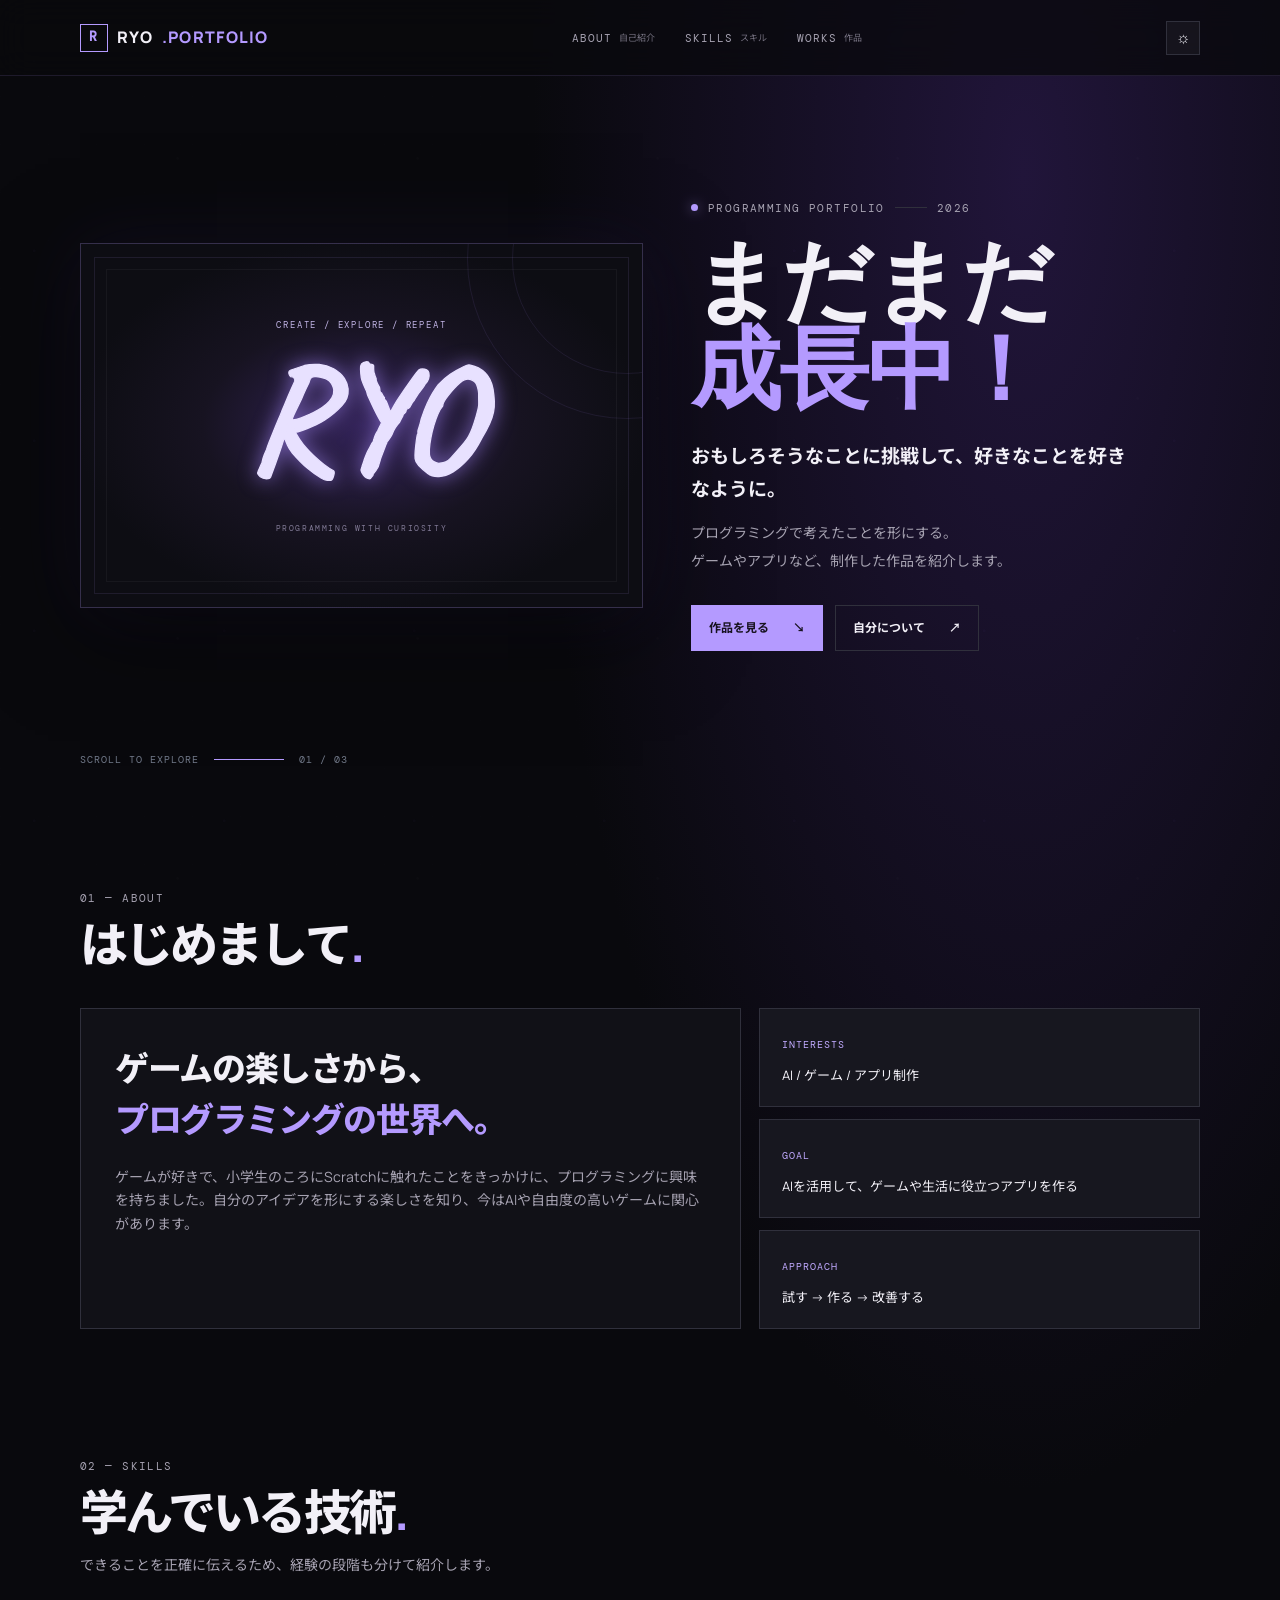
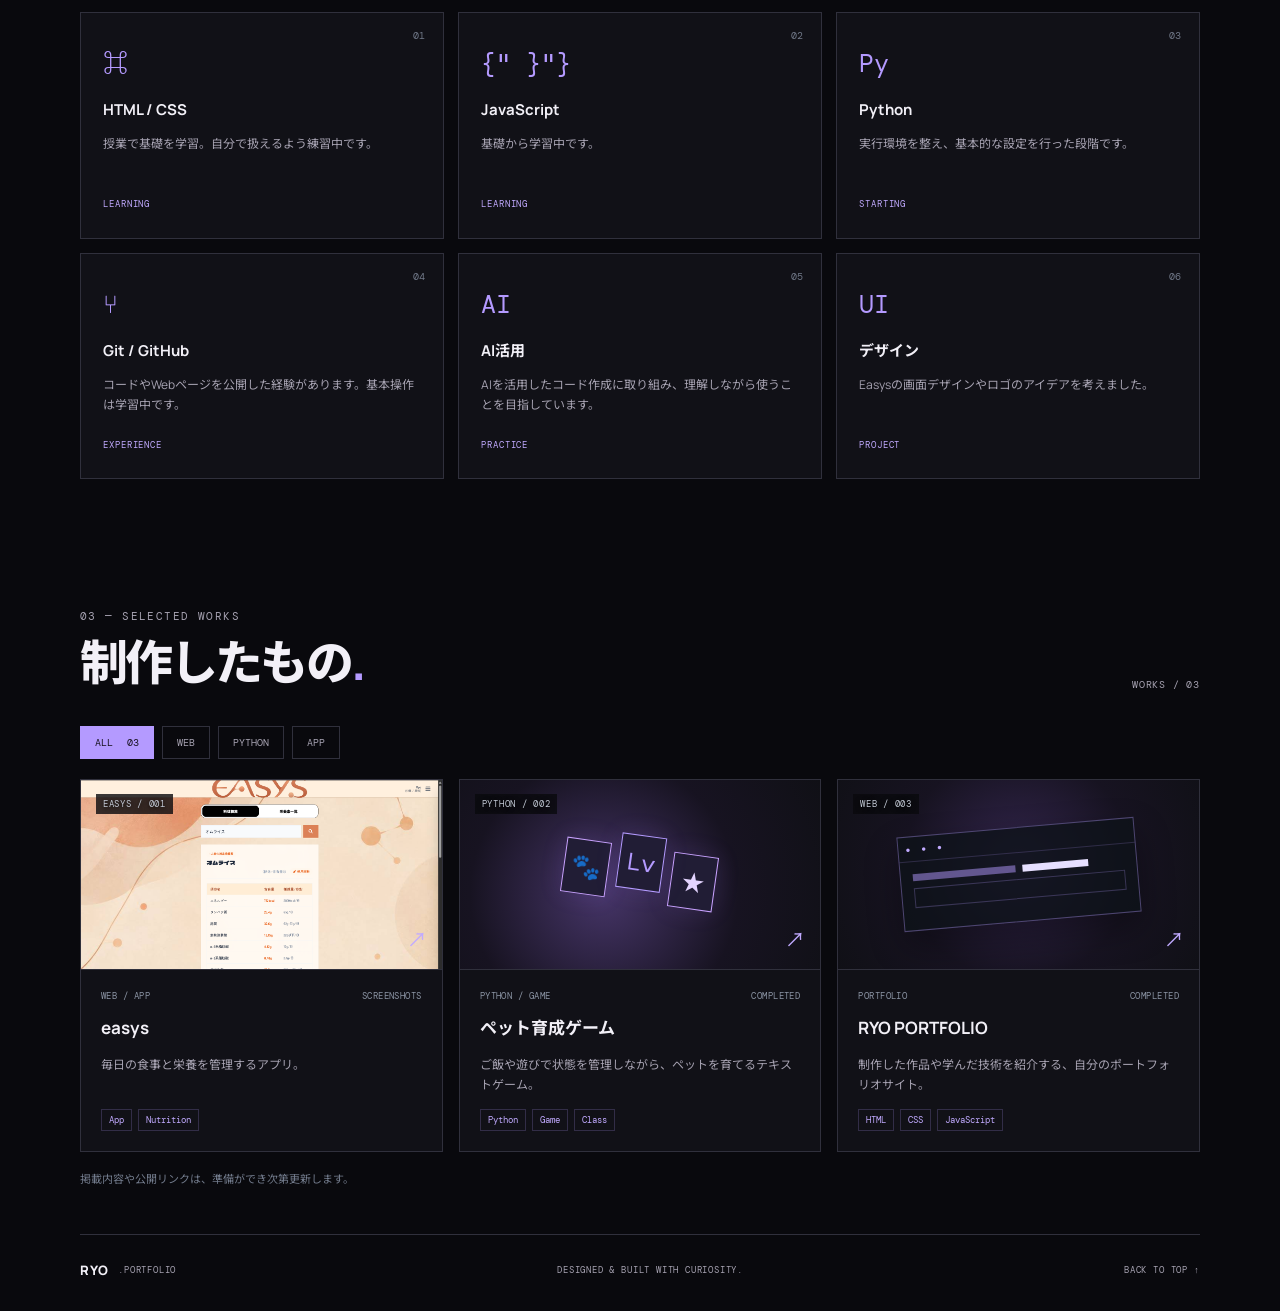
<file: index.html>
<!DOCTYPE html>
<html lang="ja">
<head>
  <meta charset="UTF-8">
  <meta name="viewport" content="width=device-width, initial-scale=1.0">
  <meta name="description" content="RYO PORTFOLIO — プログラミング作品と、好きなことに挑戦する記録を紹介します。">
  <meta name="theme-color" content="#09090d">
  <title>RYO PORTFOLIO | Programming Works</title>
  <link rel="stylesheet" href="style.css">
  <script src="script.js" defer></script>
</head>
<body>
  <div class="scroll-progress" aria-hidden="true"></div>
  <header class="site-header">
    <a class="logo" href="#home" aria-label="RYO PORTFOLIO ホーム"><span class="logo-mark">R</span> RYO<span class="accent">.PORTFOLIO</span></a>
    <button class="menu-toggle" aria-label="メニューを開く" aria-expanded="false">☰</button>
    <nav class="nav" aria-label="メインナビゲーション">
      <a href="#about">ABOUT <small>自己紹介</small></a>
      <a href="#skills">SKILLS <small>スキル</small></a>
      <a href="#projects">WORKS <small>作品</small></a>
    </nav>
    <button class="theme-toggle" type="button" aria-label="ライトテーマに切り替える" aria-pressed="false">☼</button>
  </header>

  <main>
    <section class="hero section-wrap" id="home">
      <div class="hero-copy reveal">
        <p class="eyebrow"><span class="status-dot"></span> PROGRAMMING PORTFOLIO <span class="eyebrow-line"></span> 2026</p>
        <h1>まだまだ<br><span class="accent">成長中！</span></h1>
        <p class="hero-lead">おもしろそうなことに挑戦して、好きなことを好きなように。</p>
        <p class="hero-description">プログラミングで考えたことを形にする。<br>ゲームやアプリなど、制作した作品を紹介します。</p>
        <div class="hero-actions">
          <a class="button button-primary" href="#projects">作品を見る <span>↘</span></a>
          <a class="button button-ghost" href="#about">自分について <span>↗</span></a>
        </div>
      </div>
      <div class="hero-visual reveal" role="img" aria-label="手書き風のRYOロゴ">
        <span class="logo-caption">CREATE / EXPLORE / REPEAT</span>
        <svg class="hero-logo" viewBox="0 0 620 250" aria-hidden="true">
          <text x="50%" y="68%" text-anchor="middle">RYO</text>
        </svg>
        <span class="logo-subtitle">PROGRAMMING WITH CURIOSITY</span>
        <div class="orbit orbit-one"></div><div class="orbit orbit-two"></div>
      </div>
      <div class="hero-bottom"><span>SCROLL TO EXPLORE</span><span class="scroll-line"></span><span>01 / 03</span></div>
    </section>

    <section class="section-wrap section-block" id="about">
      <div class="section-heading reveal"><p class="eyebrow">01 — ABOUT</p><h2>はじめまして<span class="accent">.</span></h2></div>
      <div class="about-grid">
        <div class="about-main panel reveal">
          <p class="big-copy">ゲームの楽しさから、<br><span class="accent">プログラミングの世界へ。</span></p>
          <p>ゲームが好きで、小学生のころにScratchに触れたことをきっかけに、プログラミングに興味を持ちました。自分のアイデアを形にする楽しさを知り、今はAIや自由度の高いゲームに関心があります。</p>
        </div>
        <div class="about-side reveal">
          <div class="mini-panel"><span class="mini-label">INTERESTS</span><p>AI / ゲーム / アプリ制作</p></div>
          <div class="mini-panel"><span class="mini-label">GOAL</span><p>AIを活用して、ゲームや生活に役立つアプリを作る</p></div>
          <div class="mini-panel"><span class="mini-label">APPROACH</span><p>試す → 作る → 改善する</p></div>
        </div>
      </div>
    </section>

    <section class="section-wrap section-block" id="skills">
      <div class="section-heading reveal"><p class="eyebrow">02 — SKILLS</p><h2>学んでいる技術<span class="accent">.</span></h2><p class="section-intro">できることを正確に伝えるため、経験の段階も分けて紹介します。</p></div>
      <div class="skills-grid">
        <article class="skill-card panel reveal"><span class="skill-number">01</span><div class="skill-icon">⌘</div><h3>HTML / CSS</h3><p>授業で基礎を学習。自分で扱えるよう練習中です。</p><span class="skill-level">LEARNING</span></article>
        <article class="skill-card panel reveal"><span class="skill-number">02</span><div class="skill-icon">{" }"}</div><h3>JavaScript</h3><p>基礎から学習中です。</p><span class="skill-level">LEARNING</span></article>
        <article class="skill-card panel reveal"><span class="skill-number">03</span><div class="skill-icon">Py</div><h3>Python</h3><p>実行環境を整え、基本的な設定を行った段階です。</p><span class="skill-level">STARTING</span></article>
        <article class="skill-card panel reveal"><span class="skill-number">04</span><div class="skill-icon">⑂</div><h3>Git / GitHub</h3><p>コードやWebページを公開した経験があります。基本操作は学習中です。</p><span class="skill-level">EXPERIENCE</span></article>
        <article class="skill-card panel reveal"><span class="skill-number">05</span><div class="skill-icon">AI</div><h3>AI活用</h3><p>AIを活用したコード作成に取り組み、理解しながら使うことを目指しています。</p><span class="skill-level">PRACTICE</span></article>
        <article class="skill-card panel reveal"><span class="skill-number">06</span><div class="skill-icon">UI</div><h3>デザイン</h3><p>Easysの画面デザインやロゴのアイデアを考えました。</p><span class="skill-level">PROJECT</span></article>
      </div>
    </section>

    <section class="section-wrap section-block" id="projects">
      <div class="section-heading section-heading-row reveal"><div><p class="eyebrow">03 — SELECTED WORKS</p><h2>制作したもの<span class="accent">.</span></h2></div><span class="count-label">WORKS / <span id="project-count">03</span></span></div>
      <div class="filter-bar reveal" role="group" aria-label="作品カテゴリで絞り込む">
        <button class="filter-button active" data-filter="all">ALL <span>03</span></button>
        <button class="filter-button" data-filter="web">WEB</button>
        <button class="filter-button" data-filter="python">PYTHON</button>
        <button class="filter-button" data-filter="app">APP</button>
      </div>
      <div class="projects-grid">
        <article class="project-card panel reveal" data-category="app">
          <a class="project-link" href="projects/easys.html" aria-label="Easysの詳細">
            <div class="project-art art-web"><img class="project-thumbnail" src="assets/easys/omurais.png" alt=""><span class="art-tag">EASYS / 001</span><span class="art-symbol">↗</span></div>
            <div class="project-info"><div class="project-meta"><span>WEB / APP</span><span>SCREENSHOTS</span></div><h3>easys</h3><p>毎日の食事と栄養を管理するアプリ。</p><div class="tag-list"><span>App</span><span>Nutrition</span></div></div>
          </a>
        </article>
        <article class="project-card panel reveal" data-category="python">
          <a class="project-link" href="projects/pet-raising-game.html" aria-label="ペット育成ゲームの詳細">
            <div class="project-art art-python"><span class="art-tag">PYTHON / 002</span><div class="game-art"><span>🐾</span><span>Lv</span><span>★</span></div><span class="art-symbol">↗</span></div>
            <div class="project-info"><div class="project-meta"><span>PYTHON / GAME</span><span>COMPLETED</span></div><h3>ペット育成ゲーム</h3><p>ご飯や遊びで状態を管理しながら、ペットを育てるテキストゲーム。</p><div class="tag-list"><span>Python</span><span>Game</span><span>Class</span></div></div>
          </a>
        </article>
        <article class="project-card panel reveal" data-category="web">
          <a class="project-link" href="projects/portfolio.html" aria-label="RYO PORTFOLIOの詳細">
            <div class="project-art art-ai"><span class="art-tag">WEB / 003</span><div class="browser-art"><div class="browser-bar">● ● ●</div><div class="browser-content"><span></span><span></span><i></i></div></div><span class="art-symbol">↗</span></div>
            <div class="project-info"><div class="project-meta"><span>PORTFOLIO</span><span>COMPLETED</span></div><h3>RYO PORTFOLIO</h3><p>制作した作品や学んだ技術を紹介する、自分のポートフォリオサイト。</p><div class="tag-list"><span>HTML</span><span>CSS</span><span>JavaScript</span></div></div>
          </a>
        </article>
      </div>
      <p class="small-note reveal">掲載内容や公開リンクは、準備ができ次第更新します。</p>
    </section>

  </main>

  <footer class="site-footer"><a class="logo" href="#home">RYO<span class="accent">.PORTFOLIO</span></a><span>DESIGNED & BUILT WITH CURIOSITY.</span><a href="#home">BACK TO TOP ↑</a></footer>
</body>
</html>
</file>
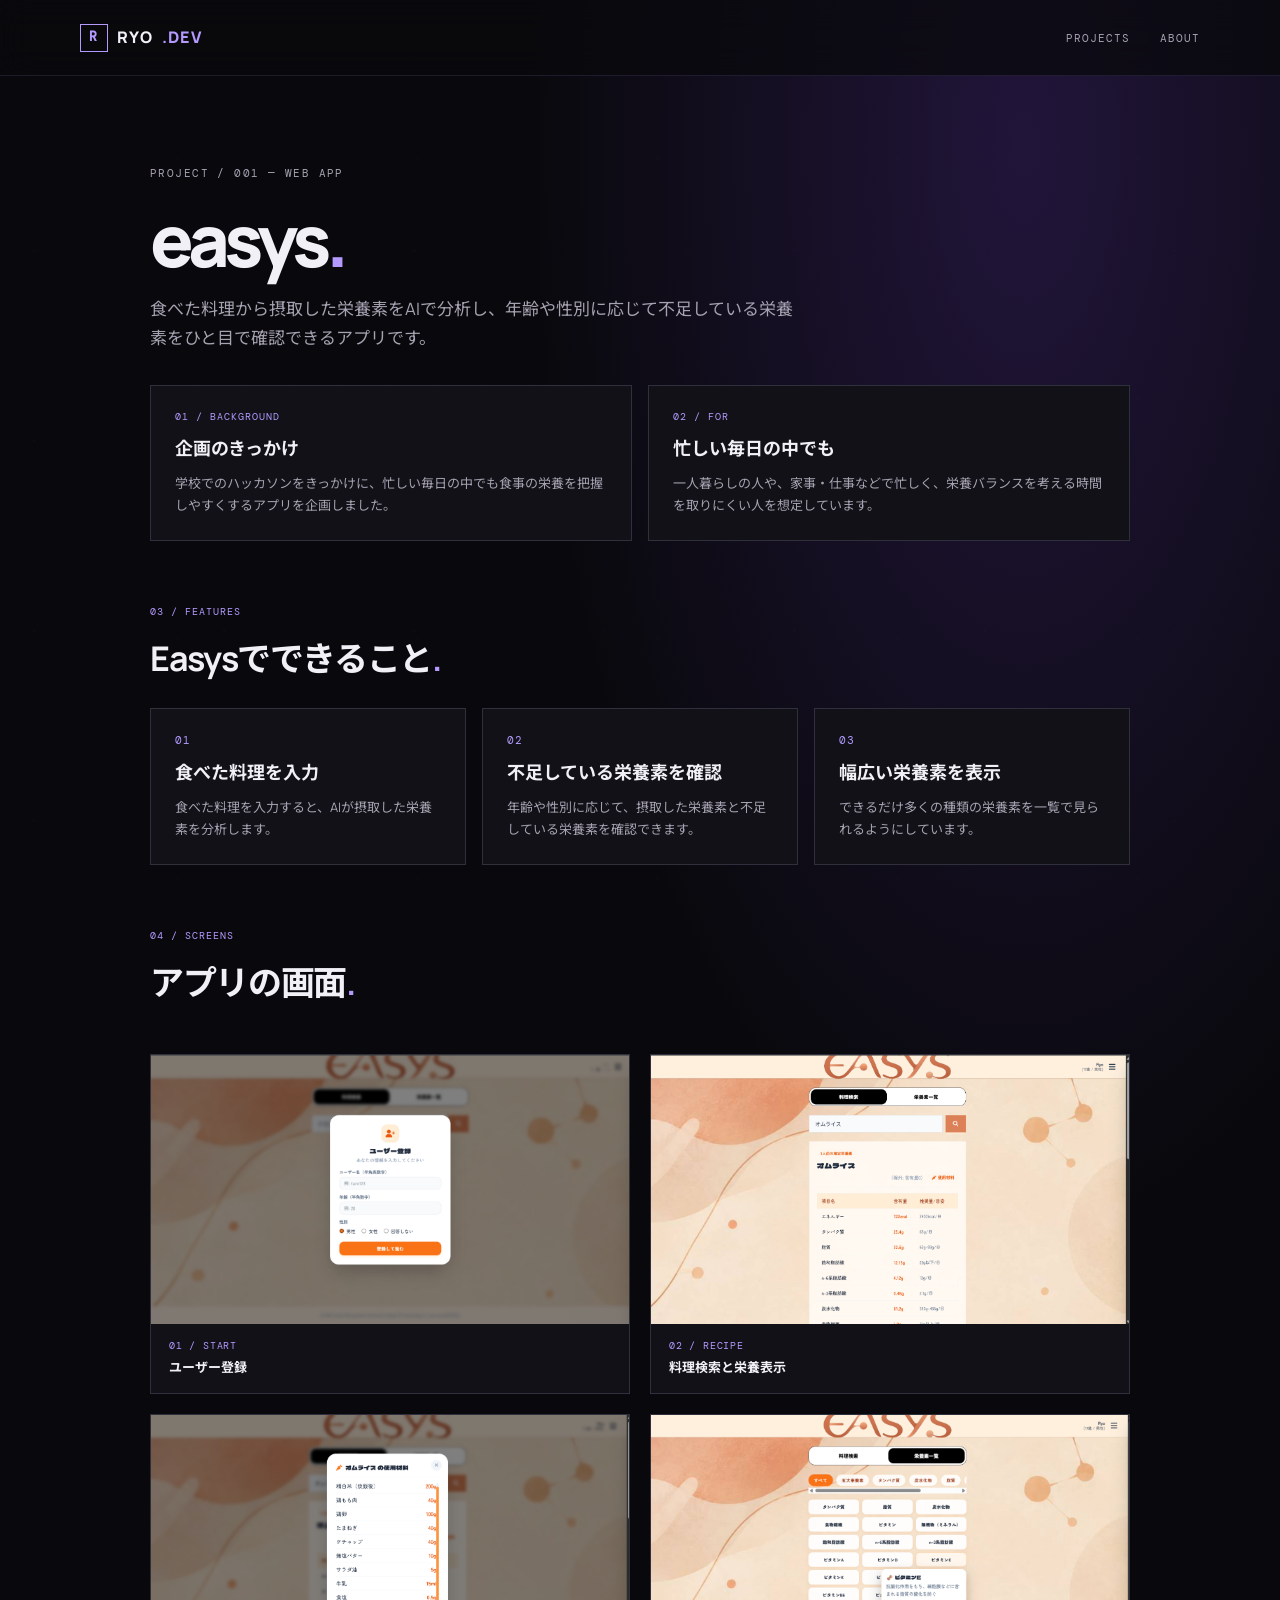
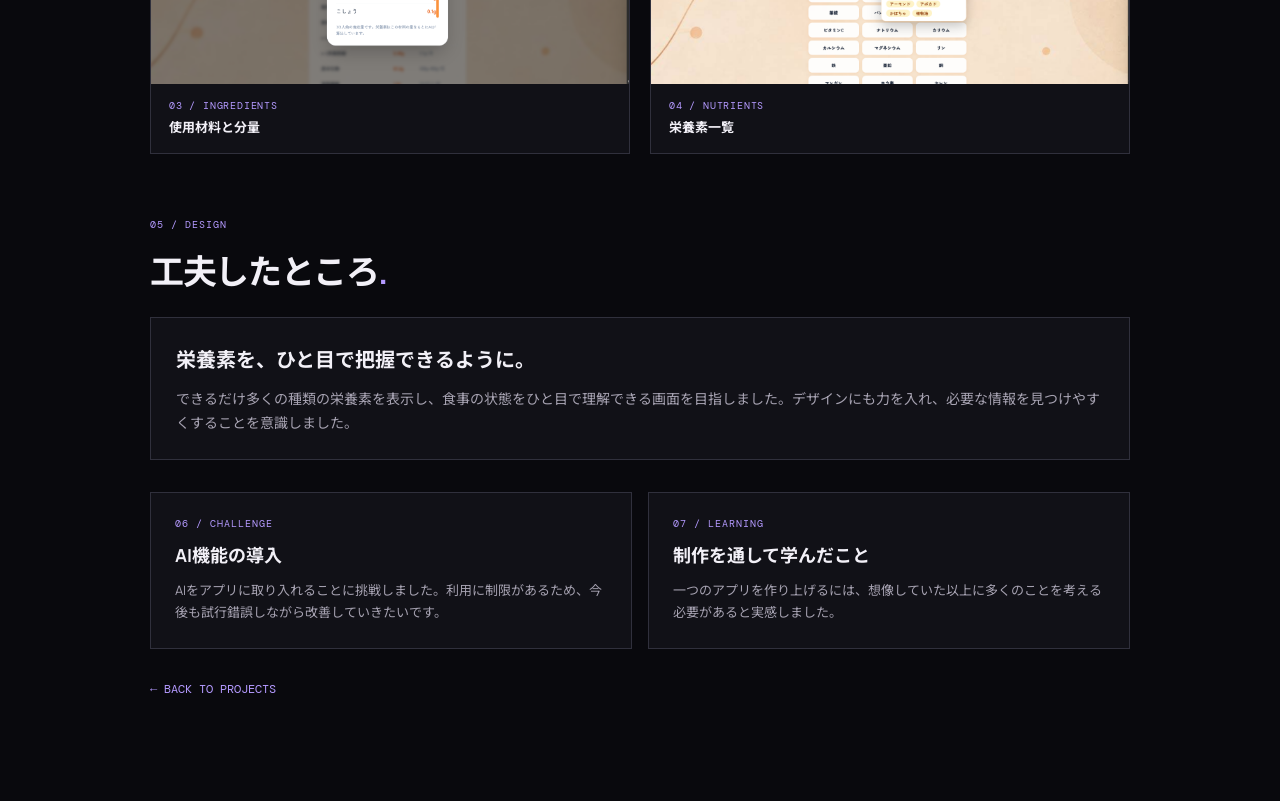
<file: projects/easys.html>
<!DOCTYPE html>
<html lang="ja">
<head>
  <meta charset="UTF-8">
  <meta name="viewport" content="width=device-width, initial-scale=1.0">
  <title>Easys | RYO.DEV</title>
  <link rel="stylesheet" href="../style.css">
  <style>
    .detail{padding-top:90px;padding-bottom:100px;max-width:980px}
    .detail h1{font-size:clamp(42px,7vw,72px);margin-bottom:20px}
    .detail-lead{font-size:17px;color:var(--muted);max-width:650px}
    .story-grid,.feature-grid{display:grid;grid-template-columns:repeat(2,minmax(0,1fr));gap:16px;margin-top:32px}
    .detail-panel,.feature-card{padding:24px}
    .section-tag,.feature-number{margin:0 0 12px;color:var(--accent);font:10px var(--mono);letter-spacing:.1em}
    .detail-panel h2,.feature-card h3{margin:0 0 10px;font-size:18px;line-height:1.5}
    .detail-panel p:last-child,.feature-card p:last-child{margin:0;color:var(--muted);font-size:13px}
    .detail-section{margin-top:64px}
    .detail-section-title{margin:0;font-size:clamp(25px,4vw,34px);letter-spacing:-.04em}
    .feature-grid{grid-template-columns:repeat(3,minmax(0,1fr));margin-top:20px}
    .feature-number{font-size:11px}
    .design-note{margin-top:16px;padding:25px}
    .design-note h3{margin:0 0 10px;font-size:20px}
    .design-note p:last-child{margin:0;color:var(--muted);font-size:14px}
    .gallery{display:grid;grid-template-columns:repeat(2,minmax(0,1fr));gap:20px;margin-top:42px}
    .gallery-item{margin:0;overflow:hidden;background:var(--panel);border:1px solid var(--line)}
    .gallery-item img{display:block;width:100%;aspect-ratio:16/9;object-fit:cover}
    .gallery-item figcaption{padding:15px 18px;font-size:13px;font-weight:700}
    .gallery-step{display:block;margin-bottom:4px;color:var(--accent);font:10px var(--mono);letter-spacing:.08em}
    .back-link{display:inline-block;margin-top:32px;color:var(--accent);font:12px var(--mono)}
    @media(max-width:700px){.feature-grid{grid-template-columns:1fr}}
    @media(max-width:640px){.detail{padding-top:65px}.story-grid,.gallery{grid-template-columns:1fr;gap:14px}.detail-section{margin-top:48px}}
  </style>
</head>
<body>
  <header class="site-header">
    <a class="logo" href="../index.html"><span class="logo-mark">R</span> RYO<span class="accent">.DEV</span></a>
    <nav class="nav"><a href="../index.html#projects">PROJECTS</a><a href="../index.html#about">ABOUT</a></nav>
  </header>
  <main class="section-wrap detail">
    <p class="eyebrow">PROJECT / 001 — WEB APP</p>
    <h1>easys<span class="accent">.</span></h1>
    <p class="detail-lead">食べた料理から摂取した栄養素をAIで分析し、年齢や性別に応じて不足している栄養素をひと目で確認できるアプリです。</p>

    <div class="story-grid">
      <section class="detail-panel panel">
        <p class="section-tag">01 / BACKGROUND</p>
        <h2>企画のきっかけ</h2>
        <p>学校でのハッカソンをきっかけに、忙しい毎日の中でも食事の栄養を把握しやすくするアプリを企画しました。</p>
      </section>
      <section class="detail-panel panel">
        <p class="section-tag">02 / FOR</p>
        <h2>忙しい毎日の中でも</h2>
        <p>一人暮らしの人や、家事・仕事などで忙しく、栄養バランスを考える時間を取りにくい人を想定しています。</p>
      </section>
    </div>

    <section class="detail-section" aria-labelledby="features-title">
      <p class="section-tag">03 / FEATURES</p>
      <h2 class="detail-section-title" id="features-title">Easysでできること<span class="accent">.</span></h2>
      <div class="feature-grid">
        <article class="feature-card panel">
          <p class="feature-number">01</p>
          <h3>食べた料理を入力</h3>
          <p>食べた料理を入力すると、AIが摂取した栄養素を分析します。</p>
        </article>
        <article class="feature-card panel">
          <p class="feature-number">02</p>
          <h3>不足している栄養素を確認</h3>
          <p>年齢や性別に応じて、摂取した栄養素と不足している栄養素を確認できます。</p>
        </article>
        <article class="feature-card panel">
          <p class="feature-number">03</p>
          <h3>幅広い栄養素を表示</h3>
          <p>できるだけ多くの種類の栄養素を一覧で見られるようにしています。</p>
        </article>
      </div>
    </section>

    <section class="detail-section" aria-labelledby="screens-title">
      <p class="section-tag">04 / SCREENS</p>
      <h2 class="detail-section-title" id="screens-title">アプリの画面<span class="accent">.</span></h2>
      <div class="gallery" aria-label="Easysの画面">
        <figure class="gallery-item">
          <img src="../assets/easys/start.png" alt="ユーザー名、年齢、性別を入力するユーザー登録画面" loading="lazy">
          <figcaption><span class="gallery-step">01 / START</span>ユーザー登録</figcaption>
        </figure>
        <figure class="gallery-item">
          <img src="../assets/easys/omurais.png" alt="オムライスの栄養素を表示する料理検索画面" loading="lazy">
          <figcaption><span class="gallery-step">02 / RECIPE</span>料理検索と栄養表示</figcaption>
        </figure>
        <figure class="gallery-item">
          <img src="../assets/easys/syokuzai.png" alt="オムライスに使う材料と分量の一覧" loading="lazy">
          <figcaption><span class="gallery-step">03 / INGREDIENTS</span>使用材料と分量</figcaption>
        </figure>
        <figure class="gallery-item">
          <img src="../assets/easys/eiyo.png" alt="タンパク質やビタミンなどの栄養素一覧" loading="lazy">
          <figcaption><span class="gallery-step">04 / NUTRIENTS</span>栄養素一覧</figcaption>
        </figure>
      </div>
    </section>

    <section class="detail-section" aria-labelledby="design-title">
      <p class="section-tag">05 / DESIGN</p>
      <h2 class="detail-section-title" id="design-title">工夫したところ<span class="accent">.</span></h2>
      <div class="design-note panel">
        <h3>栄養素を、ひと目で把握できるように。</h3>
        <p>できるだけ多くの種類の栄養素を表示し、食事の状態をひと目で理解できる画面を目指しました。デザインにも力を入れ、必要な情報を見つけやすくすることを意識しました。</p>
      </div>
    </section>

    <div class="story-grid">
      <section class="detail-panel panel">
        <p class="section-tag">06 / CHALLENGE</p>
        <h2>AI機能の導入</h2>
        <p>AIをアプリに取り入れることに挑戦しました。利用に制限があるため、今後も試行錯誤しながら改善していきたいです。</p>
      </section>
      <section class="detail-panel panel">
        <p class="section-tag">07 / LEARNING</p>
        <h2>制作を通して学んだこと</h2>
        <p>一つのアプリを作り上げるには、想像していた以上に多くのことを考える必要があると実感しました。</p>
      </section>
    </div>
    <a class="back-link" href="../index.html#projects">← BACK TO PROJECTS</a>
  </main>
</body>
</html>
</file>
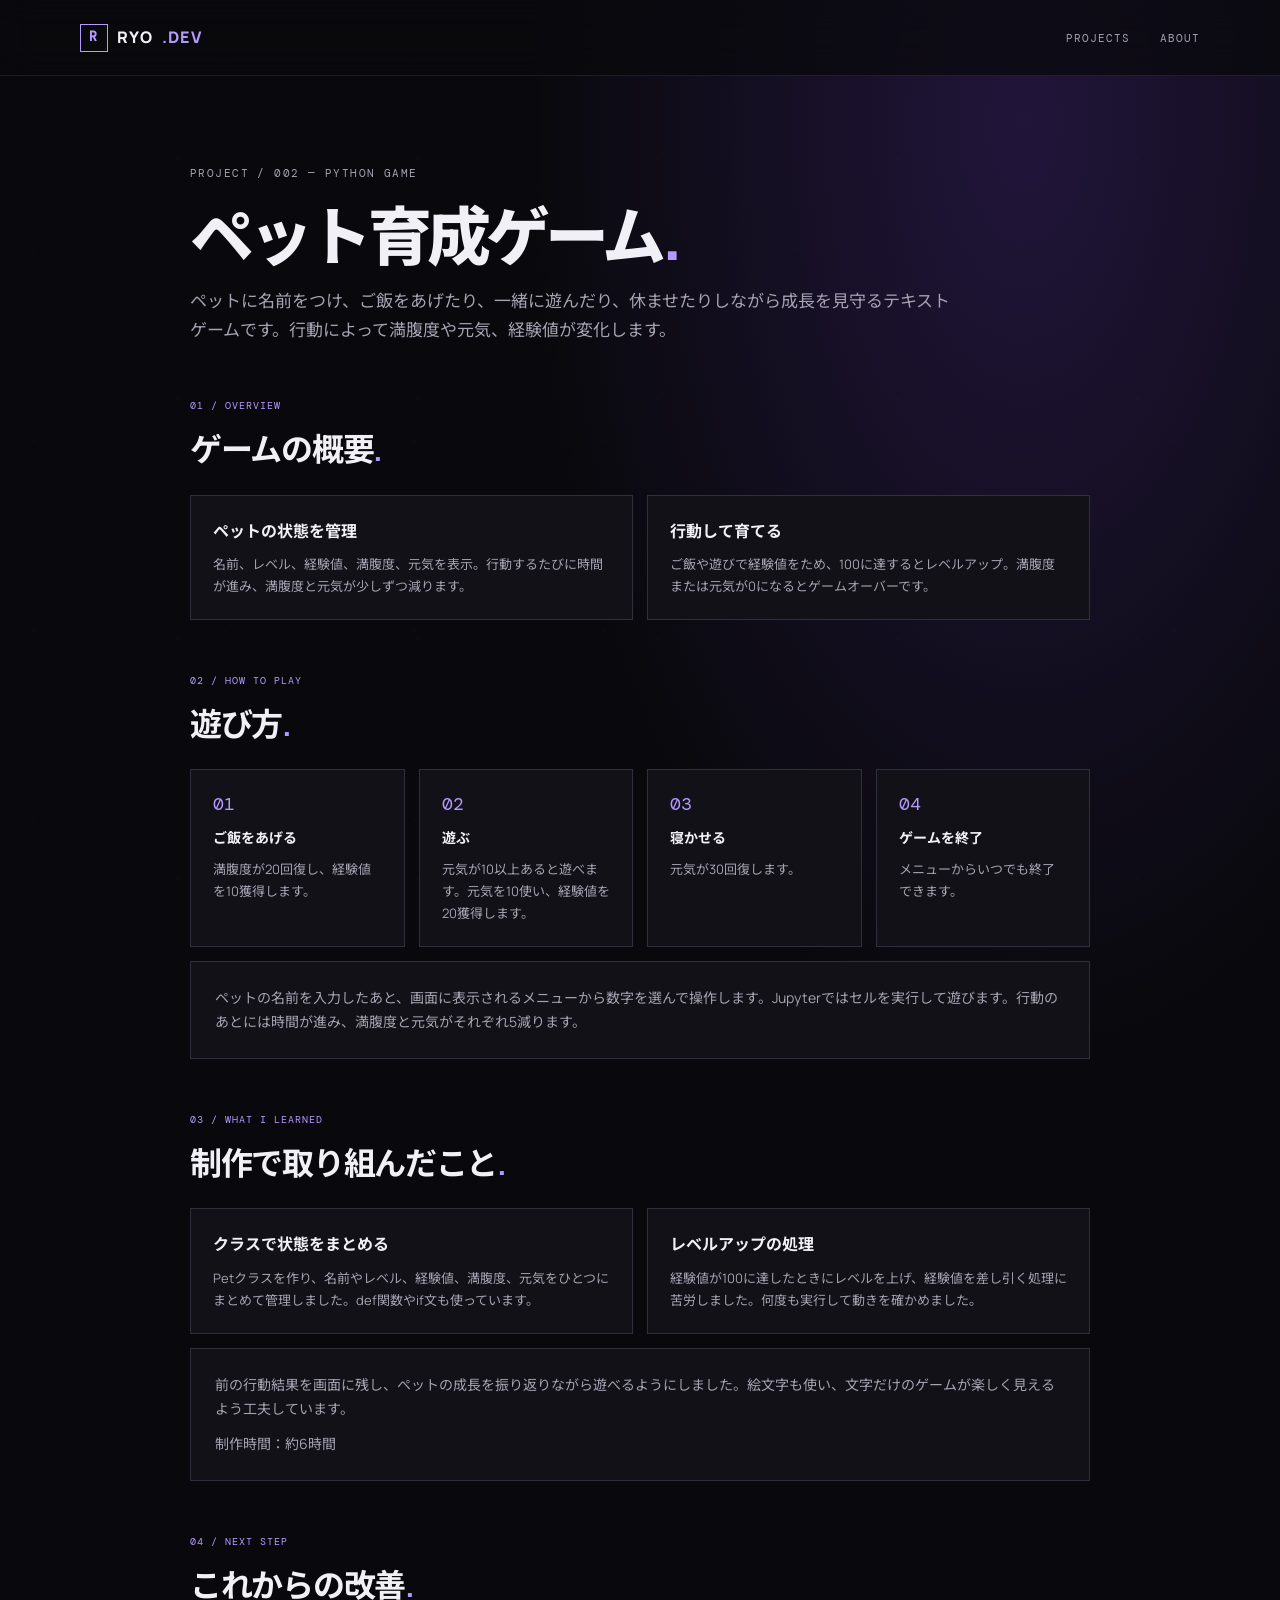
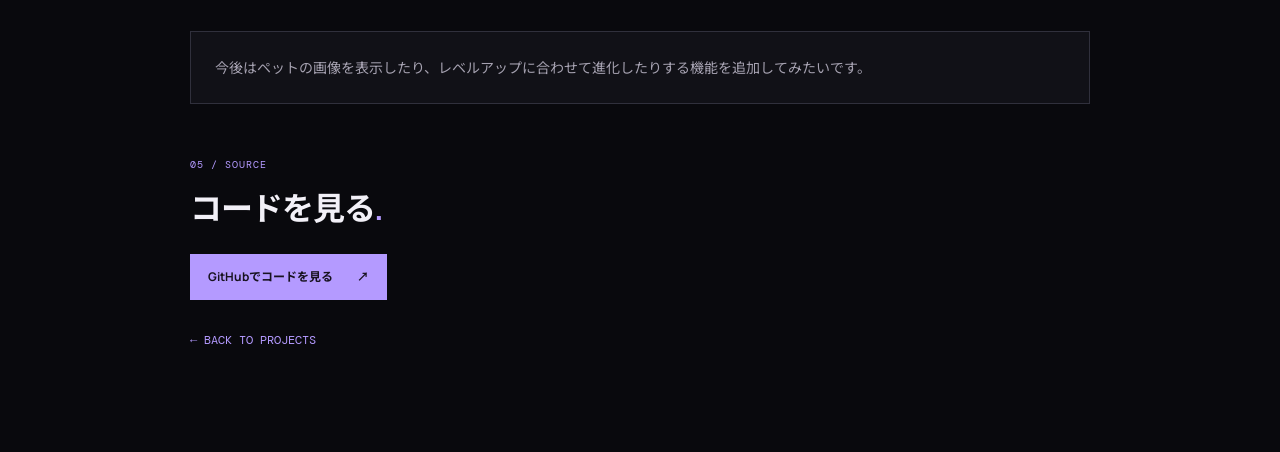
<file: projects/pet-raising-game.html>
<!DOCTYPE html>
<html lang="ja">
<head>
  <meta charset="UTF-8">
  <meta name="viewport" content="width=device-width, initial-scale=1.0">
  <title>ペット育成ゲーム | RYO.DEV</title>
  <link rel="stylesheet" href="../style.css">
  <style>
    .detail{padding-top:90px;padding-bottom:100px;max-width:900px}
    .detail h1{font-size:clamp(38px,6vw,64px);margin-bottom:20px}
    .detail-lead{font-size:17px;color:var(--muted);max-width:760px}
    .detail-section{margin-top:54px}
    .detail-section h2{margin:0 0 18px;font-size:clamp(24px,4vw,32px);letter-spacing:-.04em}
    .detail-grid,.action-grid{display:grid;grid-template-columns:repeat(2,minmax(0,1fr));gap:14px}
    .detail-card,.action-card{padding:22px}
    .detail-card h3,.action-card h3{margin:0 0 8px;font-size:16px}
    .detail-card p,.action-card p{margin:0;color:var(--muted);font-size:13px}
    .section-tag{margin:0 0 10px;color:var(--accent);font:10px var(--mono);letter-spacing:.1em}
    .action-grid{grid-template-columns:repeat(4,minmax(0,1fr))}
    .action-card .action-number{font:18px var(--mono);color:var(--accent);margin-bottom:10px}
    .action-card h3{font-size:14px}
    .note-panel{padding:24px;margin-top:14px}
    .note-panel p{margin:0;color:var(--muted);font-size:14px}
    .note-panel p+p{margin-top:12px}
    .back-link{display:inline-block;margin-top:32px;color:var(--accent);font:12px var(--mono)}
    @media(max-width:700px){.action-grid{grid-template-columns:repeat(2,minmax(0,1fr))}}
    @media(max-width:560px){.detail{padding-top:65px}.detail-grid,.action-grid{grid-template-columns:1fr}}
  </style>
</head>
<body>
  <header class="site-header">
    <a class="logo" href="../index.html"><span class="logo-mark">R</span> RYO<span class="accent">.DEV</span></a>
    <nav class="nav"><a href="../index.html#projects">PROJECTS</a><a href="../index.html#about">ABOUT</a></nav>
  </header>
  <main class="section-wrap detail">
    <p class="eyebrow">PROJECT / 002 — PYTHON GAME</p>
    <h1>ペット育成ゲーム<span class="accent">.</span></h1>
    <p class="detail-lead">ペットに名前をつけ、ご飯をあげたり、一緒に遊んだり、休ませたりしながら成長を見守るテキストゲームです。行動によって満腹度や元気、経験値が変化します。</p>

    <section class="detail-section" aria-labelledby="overview-title">
      <p class="section-tag">01 / OVERVIEW</p>
      <h2 id="overview-title">ゲームの概要<span class="accent">.</span></h2>
      <div class="detail-grid">
        <article class="detail-card panel">
          <h3>ペットの状態を管理</h3>
          <p>名前、レベル、経験値、満腹度、元気を表示。行動するたびに時間が進み、満腹度と元気が少しずつ減ります。</p>
        </article>
        <article class="detail-card panel">
          <h3>行動して育てる</h3>
          <p>ご飯や遊びで経験値をため、100に達するとレベルアップ。満腹度または元気が0になるとゲームオーバーです。</p>
        </article>
      </div>
    </section>

    <section class="detail-section" aria-labelledby="actions-title">
      <p class="section-tag">02 / HOW TO PLAY</p>
      <h2 id="actions-title">遊び方<span class="accent">.</span></h2>
      <div class="action-grid">
        <article class="action-card panel">
          <p class="action-number">01</p>
          <h3>ご飯をあげる</h3>
          <p>満腹度が20回復し、経験値を10獲得します。</p>
        </article>
        <article class="action-card panel">
          <p class="action-number">02</p>
          <h3>遊ぶ</h3>
          <p>元気が10以上あると遊べます。元気を10使い、経験値を20獲得します。</p>
        </article>
        <article class="action-card panel">
          <p class="action-number">03</p>
          <h3>寝かせる</h3>
          <p>元気が30回復します。</p>
        </article>
        <article class="action-card panel">
          <p class="action-number">04</p>
          <h3>ゲームを終了</h3>
          <p>メニューからいつでも終了できます。</p>
        </article>
      </div>
      <div class="note-panel panel">
        <p>ペットの名前を入力したあと、画面に表示されるメニューから数字を選んで操作します。Jupyterではセルを実行して遊びます。行動のあとには時間が進み、満腹度と元気がそれぞれ5減ります。</p>
      </div>
    </section>

    <section class="detail-section" aria-labelledby="implementation-title">
      <p class="section-tag">03 / WHAT I LEARNED</p>
      <h2 id="implementation-title">制作で取り組んだこと<span class="accent">.</span></h2>
      <div class="detail-grid">
        <article class="detail-card panel">
          <h3>クラスで状態をまとめる</h3>
          <p>Petクラスを作り、名前やレベル、経験値、満腹度、元気をひとつにまとめて管理しました。def関数やif文も使っています。</p>
        </article>
        <article class="detail-card panel">
          <h3>レベルアップの処理</h3>
          <p>経験値が100に達したときにレベルを上げ、経験値を差し引く処理に苦労しました。何度も実行して動きを確かめました。</p>
        </article>
      </div>
      <div class="note-panel panel">
        <p>前の行動結果を画面に残し、ペットの成長を振り返りながら遊べるようにしました。絵文字も使い、文字だけのゲームが楽しく見えるよう工夫しています。</p>
        <p>制作時間：約6時間</p>
      </div>
    </section>

    <section class="detail-section" aria-labelledby="next-title">
      <p class="section-tag">04 / NEXT STEP</p>
      <h2 id="next-title">これからの改善<span class="accent">.</span></h2>
      <div class="note-panel panel">
        <p>今後はペットの画像を表示したり、レベルアップに合わせて進化したりする機能を追加してみたいです。</p>
      </div>
    </section>

    <section class="detail-section" aria-labelledby="source-title">
      <p class="section-tag">05 / SOURCE</p>
      <h2 id="source-title">コードを見る<span class="accent">.</span></h2>
      <a class="button button-primary" href="https://github.com/R10k16/pet-raising-game" target="_blank" rel="noopener noreferrer">GitHubでコードを見る <span>↗</span></a>
    </section>

    <a class="back-link" href="../index.html#projects">← BACK TO PROJECTS</a>
  </main>
</body>
</html>
</file>
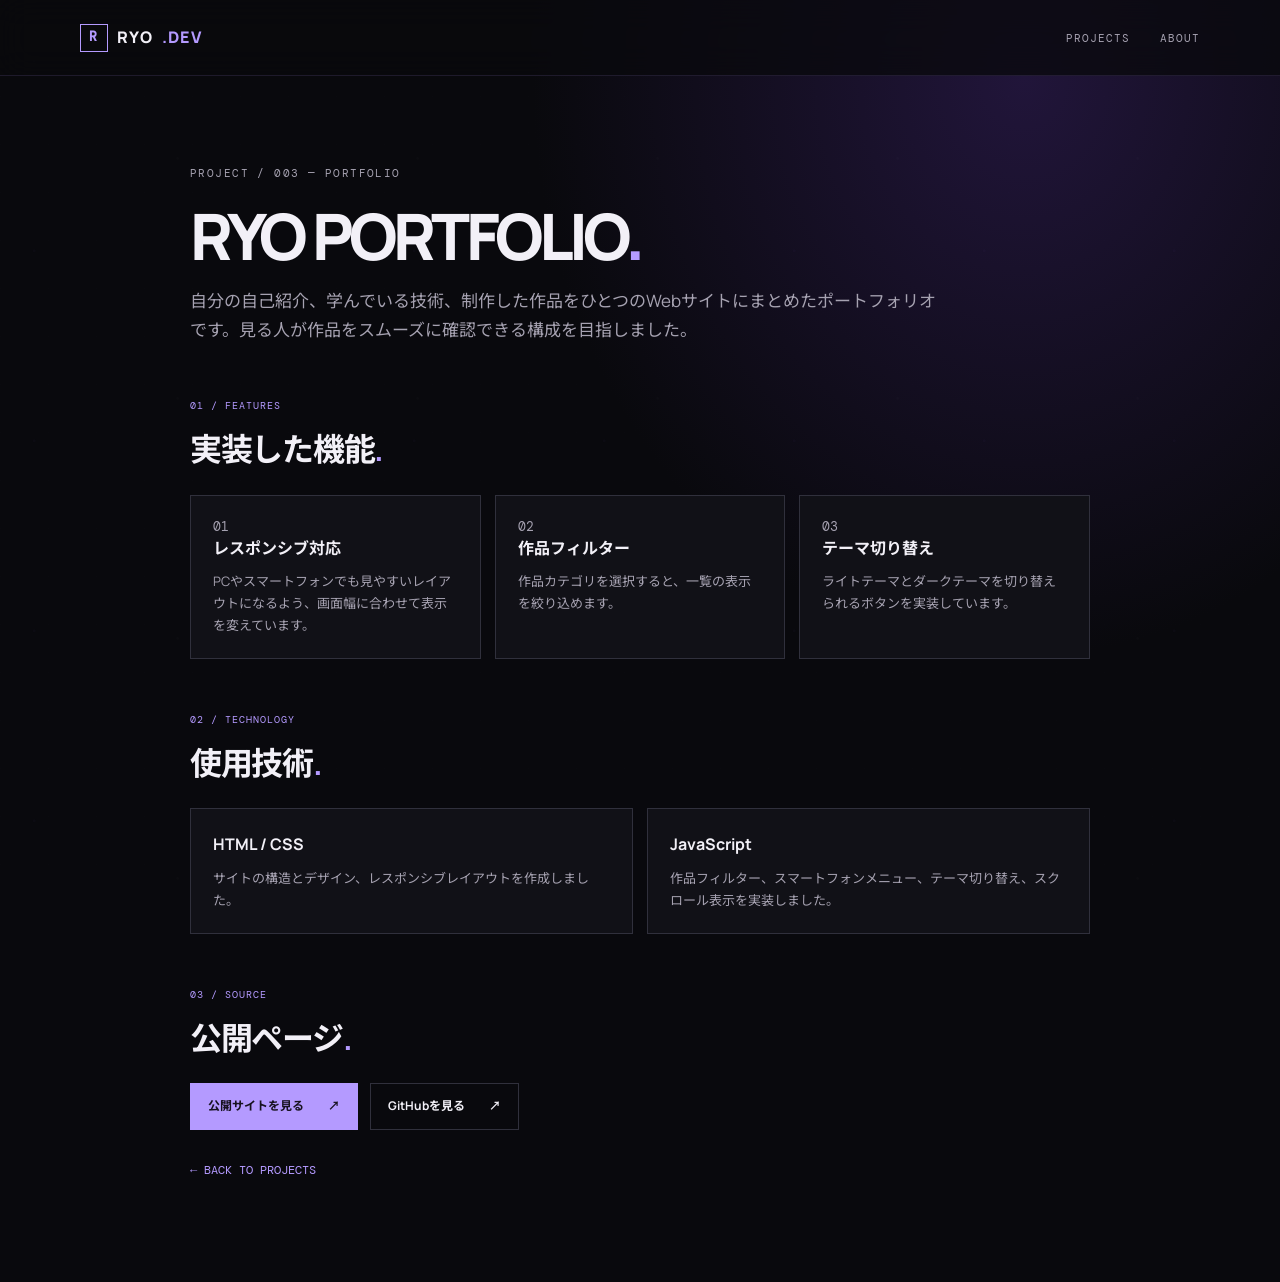
<file: projects/portfolio.html>
<!DOCTYPE html>
<html lang="ja">
<head>
  <meta charset="UTF-8">
  <meta name="viewport" content="width=device-width, initial-scale=1.0">
  <title>RYO PORTFOLIO | RYO.DEV</title>
  <link rel="stylesheet" href="../style.css">
  <style>
    .detail{padding-top:90px;padding-bottom:100px;max-width:900px}
    .detail h1{font-size:clamp(38px,6vw,64px);margin-bottom:20px}
    .detail-lead{font-size:17px;color:var(--muted);max-width:760px}
    .detail-section{margin-top:54px}
    .detail-section h2{margin:0 0 18px;font-size:clamp(24px,4vw,32px);letter-spacing:-.04em}
    .section-tag{margin:0 0 10px;color:var(--accent);font:10px var(--mono);letter-spacing:.1em}
    .feature-grid{display:grid;grid-template-columns:repeat(3,minmax(0,1fr));gap:14px}
    .feature-card,.detail-card{padding:22px}
    .feature-card h3,.detail-card h3{margin:0 0 8px;font-size:16px}
    .feature-card p,.detail-card p{margin:0;color:var(--muted);font-size:13px}
    .feature-number{margin:0 0 10px;font:18px var(--mono);color:var(--accent)}
    .detail-grid{display:grid;grid-template-columns:repeat(2,minmax(0,1fr));gap:14px}
    .source-actions{display:flex;gap:12px;flex-wrap:wrap;margin-top:14px}
    .back-link{display:inline-block;margin-top:32px;color:var(--accent);font:12px var(--mono)}
    @media(max-width:700px){.feature-grid{grid-template-columns:1fr}}
    @media(max-width:560px){.detail{padding-top:65px}.detail-grid{grid-template-columns:1fr}}
  </style>
</head>
<body>
  <header class="site-header">
    <a class="logo" href="../index.html"><span class="logo-mark">R</span> RYO<span class="accent">.DEV</span></a>
    <nav class="nav"><a href="../index.html#projects">PROJECTS</a><a href="../index.html#about">ABOUT</a></nav>
  </header>
  <main class="section-wrap detail">
    <p class="eyebrow">PROJECT / 003 — PORTFOLIO</p>
    <h1>RYO PORTFOLIO<span class="accent">.</span></h1>
    <p class="detail-lead">自分の自己紹介、学んでいる技術、制作した作品をひとつのWebサイトにまとめたポートフォリオです。見る人が作品をスムーズに確認できる構成を目指しました。</p>

    <section class="detail-section" aria-labelledby="features-title">
      <p class="section-tag">01 / FEATURES</p>
      <h2 id="features-title">実装した機能<span class="accent">.</span></h2>
      <div class="feature-grid">
        <article class="feature-card panel">
          <p class="feature-number">01</p>
          <h3>レスポンシブ対応</h3>
          <p>PCやスマートフォンでも見やすいレイアウトになるよう、画面幅に合わせて表示を変えています。</p>
        </article>
        <article class="feature-card panel">
          <p class="feature-number">02</p>
          <h3>作品フィルター</h3>
          <p>作品カテゴリを選択すると、一覧の表示を絞り込めます。</p>
        </article>
        <article class="feature-card panel">
          <p class="feature-number">03</p>
          <h3>テーマ切り替え</h3>
          <p>ライトテーマとダークテーマを切り替えられるボタンを実装しています。</p>
        </article>
      </div>
    </section>

    <section class="detail-section" aria-labelledby="tech-title">
      <p class="section-tag">02 / TECHNOLOGY</p>
      <h2 id="tech-title">使用技術<span class="accent">.</span></h2>
      <div class="detail-grid">
        <article class="detail-card panel"><h3>HTML / CSS</h3><p>サイトの構造とデザイン、レスポンシブレイアウトを作成しました。</p></article>
        <article class="detail-card panel"><h3>JavaScript</h3><p>作品フィルター、スマートフォンメニュー、テーマ切り替え、スクロール表示を実装しました。</p></article>
      </div>
    </section>

    <section class="detail-section" aria-labelledby="source-title">
      <p class="section-tag">03 / SOURCE</p>
      <h2 id="source-title">公開ページ<span class="accent">.</span></h2>
      <div class="source-actions">
        <a class="button button-primary" href="https://r10k16.github.io/ryo_portfolio/" target="_blank" rel="noopener noreferrer">公開サイトを見る <span>↗</span></a>
        <a class="button button-ghost" href="https://github.com/R10k16/ryo_portfolio" target="_blank" rel="noopener noreferrer">GitHubを見る <span>↗</span></a>
      </div>
    </section>

    <a class="back-link" href="../index.html#projects">← BACK TO PROJECTS</a>
  </main>
</body>
</html>
</file>
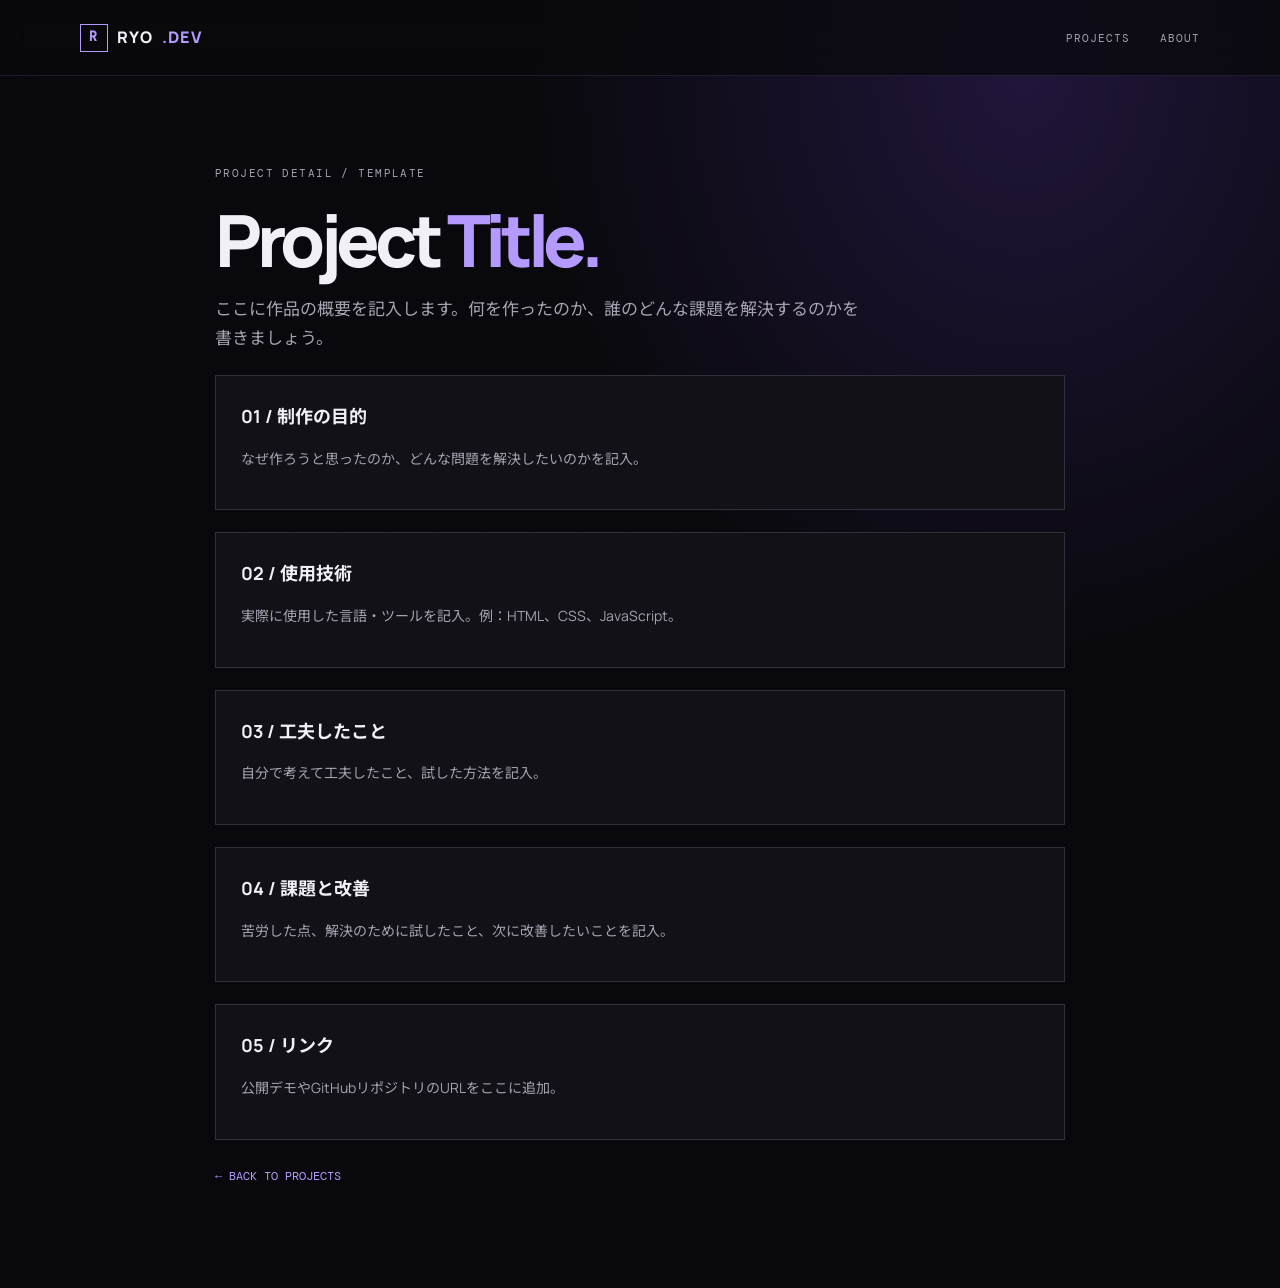
<file: projects/project-template.html>
<!DOCTYPE html>
<html lang="ja">
<head>
  <meta charset="UTF-8">
  <meta name="viewport" content="width=device-width, initial-scale=1.0">
  <title>Project Detail | RYO.DEV</title>
  <link rel="stylesheet" href="../style.css">
  <style>
    .detail{padding-top:90px;padding-bottom:100px;max-width:850px}
    .detail h1{font-size:clamp(42px,7vw,72px);margin-bottom:20px}
    .detail-lead{font-size:17px;color:var(--muted);max-width:650px}
    .detail-panel{padding:25px;margin-top:22px}
    .detail-panel h2{font-size:18px;margin-top:0}
    .detail-panel p,.detail-panel li{font-size:14px;color:var(--muted)}
    .back-link{display:inline-block;margin-top:28px;color:var(--accent);font:12px var(--mono)}
  </style>
</head>
<body>
  <header class="site-header">
    <a class="logo" href="../index.html"><span class="logo-mark">R</span> RYO<span class="accent">.DEV</span></a>
    <nav class="nav"><a href="../index.html#projects">PROJECTS</a><a href="../index.html#about">ABOUT</a></nav>
  </header>
  <main class="section-wrap detail">
    <p class="eyebrow">PROJECT DETAIL / TEMPLATE</p>
    <h1>Project <span class="accent">Title.</span></h1>
    <p class="detail-lead">ここに作品の概要を記入します。何を作ったのか、誰のどんな課題を解決するのかを書きましょう。</p>
    <section class="detail-panel panel"><h2>01 / 制作の目的</h2><p>なぜ作ろうと思ったのか、どんな問題を解決したいのかを記入。</p></section>
    <section class="detail-panel panel"><h2>02 / 使用技術</h2><p>実際に使用した言語・ツールを記入。例：HTML、CSS、JavaScript。</p></section>
    <section class="detail-panel panel"><h2>03 / 工夫したこと</h2><p>自分で考えて工夫したこと、試した方法を記入。</p></section>
    <section class="detail-panel panel"><h2>04 / 課題と改善</h2><p>苦労した点、解決のために試したこと、次に改善したいことを記入。</p></section>
    <section class="detail-panel panel"><h2>05 / リンク</h2><p>公開デモやGitHubリポジトリのURLをここに追加。</p></section>
    <a class="back-link" href="../index.html#projects">← BACK TO PROJECTS</a>
  </main>
</body>
</html>
</file>
<file: style.css>
@import url('https://fonts.googleapis.com/css2?family=Caveat:wght@500;600;700&family=DM+Mono:wght@400;500&family=Manrope:wght@400;500;600;700;800&family=Noto+Sans+JP:wght@400;500;700&display=swap');

:root{--bg:#09090d;--panel:#111117;--panel2:#17171f;--line:#30303c;--text:#f2f0f7;--muted:#a6a2b1;--accent:#b49aff;--mono:'DM Mono',monospace;--sans:'Manrope','Noto Sans JP',sans-serif;--hand:'Caveat',cursive}
*{box-sizing:border-box}
html{scroll-behavior:smooth;scroll-padding-top:90px}
body{margin:0;background:var(--bg);color:var(--text);font-family:var(--sans);line-height:1.7}
body:before{content:"";position:fixed;inset:0;pointer-events:none;opacity:.13;z-index:-1;background-image:linear-gradient(rgba(255,255,255,.025) 1px,transparent 1px),linear-gradient(90deg,rgba(255,255,255,.025) 1px,transparent 1px);background-size:42px 42px}
a{color:inherit;text-decoration:none}
button{font:inherit}
.accent{color:var(--accent)}
.section-wrap{width:min(1120px,calc(100% - 48px));margin-inline:auto}
.site-header{height:76px;padding:0 max(24px,calc((100% - 1120px)/2));display:flex;align-items:center;justify-content:space-between;border-bottom:1px solid rgba(255,255,255,.07);background:rgba(11,13,18,.84);backdrop-filter:blur(16px);position:sticky;top:0;z-index:20}
.logo{font-size:16px;font-weight:800;letter-spacing:.08em;display:flex;align-items:center;gap:9px}
.logo-mark{display:grid;place-items:center;width:28px;height:28px;border:1px solid var(--accent);color:var(--accent);font-family:var(--mono);font-size:13px}
.nav{display:flex;gap:30px}.nav a,.site-footer span,.site-footer>a:last-child{font:11px var(--mono);letter-spacing:.09em;color:var(--muted);transition:color .2s}.nav a:hover,.site-footer a:hover{color:var(--accent)}
.menu-toggle{display:none;background:none;color:var(--text);border:1px solid var(--line);padding:6px 10px}
.hero{min-height:650px;position:relative;display:grid;grid-template-columns:1.05fr .95fr;align-items:center;gap:48px;padding-top:70px;padding-bottom:100px}
.eyebrow{font:11px var(--mono);letter-spacing:.13em;color:var(--muted);display:flex;align-items:center;gap:10px;margin:0 0 24px}
.status-dot{width:7px;height:7px;background:var(--accent);border-radius:50%;display:inline-block;box-shadow:0 0 12px #a88bff80}
.eyebrow-line{height:1px;width:32px;background:var(--line)}
h1{font-size:clamp(54px,7vw,94px);line-height:.99;letter-spacing:-.075em;margin:0 0 26px;font-weight:800}
.hero-lead{font-size:19px;font-weight:700;margin:0 0 10px}
.hero-description,.section-intro{color:var(--muted);font-size:14px}
.hero-actions{display:flex;gap:12px;flex-wrap:wrap;margin-top:30px}
.button{display:inline-flex;align-items:center;gap:24px;padding:12px 17px;font-size:12px;font-weight:700;border:1px solid var(--line);transition:transform .2s,border-color .2s,background .2s}
.button:hover{transform:translateY(-3px)}.button-primary{background:var(--accent);color:#15121d;border-color:var(--accent)}.button-primary:hover{background:#c8b8ff}.button-ghost:hover{border-color:var(--accent)}
.hero-visual{position:relative;padding:25px;background:linear-gradient(145deg,#171d28,#0e1118);border:1px solid #303848;box-shadow:0 25px 80px #0005;overflow:hidden}
.visual-top,.visual-footer{display:flex;justify-content:space-between;align-items:center;color:var(--muted);font:10px var(--mono);letter-spacing:.08em}
.visual-top span:first-child{color:#667080;letter-spacing:3px}.visual-top{padding-bottom:17px;border-bottom:1px solid var(--line)}
pre{white-space:pre-wrap;margin:25px 0 30px;font:clamp(11px,1.3vw,14px)/2 var(--mono);color:#e1e7f1;position:relative;z-index:1}.code-purple{color:#c9a2ff}.code-green{color:var(--accent)}
.visual-footer{padding-top:16px;border-top:1px solid var(--line);justify-content:flex-start;gap:10px}
.orbit{position:absolute;border:1px solid #a88bff18;border-radius:50%;width:230px;height:230px;right:-100px;top:-100px}.orbit-two{width:320px;height:320px;right:-145px;top:-145px}
.hero-bottom{position:absolute;bottom:30px;left:0;right:0;display:flex;align-items:center;gap:15px;color:#717989;font:10px var(--mono);letter-spacing:.1em}.scroll-line{width:70px;height:1px;background:var(--accent)}
.section-block{padding-top:95px;padding-bottom:35px}
.section-heading{margin-bottom:35px}.section-heading .eyebrow{margin-bottom:10px}.section-heading h2,.contact h2{font-size:clamp(32px,4vw,48px);letter-spacing:-.06em;line-height:1.2;margin:0;font-weight:800}.section-intro{margin-top:12px}.section-heading-row{display:flex;justify-content:space-between;align-items:end}
.count-label{font:10px var(--mono);color:var(--muted);letter-spacing:.08em}
.panel{background:var(--panel);border:1px solid var(--line)}
.about-grid{display:grid;grid-template-columns:1.2fr .8fr;gap:18px}.about-main{padding:34px}.big-copy{font-size:clamp(22px,3vw,34px);font-weight:800;line-height:1.5;margin:0 0 20px;letter-spacing:-.04em}.about-main>p:not(.big-copy):not(.small-note){font-size:14px;color:var(--muted);max-width:590px}.small-note{font-size:11px;color:#737c8d;margin-top:18px}
.about-side{display:grid;gap:12px}.mini-panel{padding:20px 22px;background:var(--panel2);border:1px solid var(--line)}.mini-label{font:10px var(--mono);color:var(--accent);letter-spacing:.1em}.mini-panel p{margin:8px 0 0;font-size:13px}
.skills-grid{display:grid;grid-template-columns:repeat(3,1fr);gap:14px}.skill-card{position:relative;padding:22px;min-height:215px;transition:transform .25s,border-color .25s}.skill-card:hover{transform:translateY(-6px);border-color:#8265d8}.skill-number{font:10px var(--mono);color:#717989;position:absolute;right:18px;top:16px}.skill-icon{font:25px var(--mono);color:var(--accent);margin:12px 0 17px}.skill-card h3{font-size:15px;margin:0 0 8px}.skill-card p{font-size:12px;color:var(--muted);min-height:42px}.skill-level{font:9px var(--mono);letter-spacing:.1em;color:var(--accent)}
.filter-bar{display:flex;gap:8px;margin-bottom:20px;flex-wrap:wrap}.filter-button{border:1px solid var(--line);background:transparent;color:var(--muted);font:10px var(--mono);padding:9px 14px;cursor:pointer;transition:all .2s}.filter-button span{margin-left:8px}.filter-button.active,.filter-button:hover{background:var(--accent);color:#15121d;border-color:var(--accent)}
.projects-grid{display:grid;grid-template-columns:repeat(3,1fr);gap:16px}.project-card{overflow:hidden;transition:transform .25s,border-color .25s,box-shadow .25s}.project-card:hover{transform:translateY(-7px);border-color:#8265d8;box-shadow:0 16px 40px #0004}.project-card[hidden]{display:none}.project-link{display:block;height:100%}.project-art{height:190px;position:relative;overflow:hidden;display:grid;place-items:center;border-bottom:1px solid var(--line)}.project-thumbnail{width:100%;height:100%;object-fit:cover;display:block}.art-web{background:radial-gradient(circle at 65% 35%,#29402d,#141d1c 48%,#10141a)}.art-python{background:radial-gradient(circle at 40% 60%,#3b3157,#171625 55%,#10121a)}.art-ai{background:radial-gradient(circle at 50% 45%,#25434a,#131c26 55%,#10121a)}.art-tag{position:absolute;top:14px;left:15px;font:9px var(--mono);color:#c2c9d5;letter-spacing:.08em;text-shadow:0 1px 5px #000;background:#09090dcc;padding:4px 7px}.art-symbol{position:absolute;right:15px;bottom:12px;color:var(--accent);font-size:20px}.browser-art{width:66%;height:95px;border:1px solid #a88bff60;background:#0d1218cc;transform:rotate(-5deg);box-shadow:0 15px 35px #0005}.browser-bar{font:8px var(--mono);letter-spacing:3px;color:var(--accent);padding:7px;border-bottom:1px solid #a88bff30}.browser-content{padding:12px;display:grid;grid-template-columns:1fr 1fr;gap:7px}.browser-content span{height:7px;background:#a88bff80}.browser-content span:nth-child(2){width:65%;background:#e6f7d0}.browser-content i{height:20px;grid-column:1/3;border:1px solid #a88bff40}.game-art{display:flex;gap:9px;transform:rotate(8deg)}.game-art span{display:grid;place-items:center;width:45px;height:55px;border:1px solid #c9a2ff;background:#211d35;color:#e4d4ff;font:24px var(--mono);box-shadow:0 0 25px #a77aff20}.game-art span:nth-child(2){transform:translateY(-12px);color:var(--accent);border-color:var(--accent)}.ai-orb{width:105px;height:105px;border-radius:50%;display:grid;place-items:center;border:1px solid #91e5ee;background:radial-gradient(circle at 35% 30%,#4c8c91,#182c3b 65%);box-shadow:0 0 55px #5ed6e433,inset 0 0 25px #8ee8ef30;color:#fff;font:20px var(--mono);animation:float 4s ease-in-out infinite}
.project-info{padding:20px}.project-meta{display:flex;justify-content:space-between;gap:8px;font:9px var(--mono);letter-spacing:.05em;color:#8b94a4}.project-info h3{font-size:17px;margin:12px 0 7px}.project-info p{font-size:12px;color:var(--muted);min-height:42px}.tag-list{display:flex;gap:6px;flex-wrap:wrap}.tag-list span{font:9px var(--mono);color:var(--accent);border:1px solid #a88bff35;padding:4px 7px}
.log-list{border-top:1px solid var(--line)}.log-item{display:grid;grid-template-columns:100px 12px 1fr auto;gap:18px;align-items:start;padding:22px 0;border-bottom:1px solid var(--line)}.log-date,.log-status{font:10px var(--mono);color:var(--muted);letter-spacing:.05em}.log-dot{width:8px;height:8px;background:var(--accent);border-radius:50%;margin-top:8px;box-shadow:0 0 12px #a88bff50}.log-item h3{font-size:14px;margin:0 0 5px}.log-item p{font-size:12px;color:var(--muted);margin:0}
.contact{margin-top:120px;margin-bottom:80px;padding:55px;background:linear-gradient(120deg,#151d19,#11151d);border:1px solid #354533;position:relative;overflow:hidden}.contact:after{content:"";position:absolute;width:300px;height:300px;border:1px solid #a88bff20;border-radius:50%;right:-90px;top:-100px;box-shadow:0 0 0 35px #a88bff06,0 0 0 70px #a88bff04;pointer-events:none}.contact .eyebrow{color:var(--accent)}.contact h2{font-size:clamp(36px,5vw,60px)}.contact>p:not(.eyebrow){font-size:13px;color:var(--muted);margin:20px 0 25px}.contact .button{position:relative;z-index:1}
.site-footer{width:min(1120px,calc(100% - 48px));margin:auto;padding:24px 0 30px;border-top:1px solid var(--line);display:flex;align-items:center;justify-content:space-between;gap:15px}.site-footer .logo{font-size:13px}.site-footer span,.site-footer>a:last-child{font-size:9px}
.scroll-progress{position:fixed;top:0;left:0;width:0;height:2px;background:var(--accent);z-index:40}
.reveal{opacity:0;transform:translateY(18px);transition:opacity .65s ease,transform .65s ease}.reveal.visible{opacity:1;transform:translateY(0)}
@keyframes float{0%,100%{transform:translateY(0)}50%{transform:translateY(-9px)}}
@media(prefers-reduced-motion:reduce){*,*::before,*::after{scroll-behavior:auto!important;animation:none!important;transition:none!important}.reveal{opacity:1;transform:none}}
@media(max-width:800px){.hero{grid-template-columns:1fr;gap:35px;padding-top:75px;min-height:auto}.hero-visual{max-width:600px}.hero-bottom{bottom:25px}.hero{padding-bottom:100px}.skills-grid{grid-template-columns:repeat(2,1fr)}.projects-grid{grid-template-columns:repeat(2,1fr)}.projects-grid .project-card:last-child{grid-column:1/-1}.projects-grid .project-card:last-child .project-art{height:160px}.section-block{padding-top:70px}.about-grid{grid-template-columns:1fr}.about-side{grid-template-columns:repeat(3,1fr)}.mini-panel{padding:16px}.mini-panel p{font-size:11px}}
@media(max-width:560px){.section-wrap,.site-footer{width:calc(100% - 32px)}.site-header{height:66px;padding:0 16px}.menu-toggle{display:block}.nav{display:none;position:absolute;top:65px;left:0;right:0;padding:18px 16px;background:#10131b;border-bottom:1px solid var(--line);flex-direction:column;gap:18px}.nav.open{display:flex}.hero{padding-top:65px}.eyebrow{font-size:9px;letter-spacing:.07em;gap:7px}.eyebrow-line{width:18px}h1{font-size:clamp(53px,16vw,76px)}.hero-lead{font-size:17px}.hero-visual{padding:18px}.about-main{padding:24px}.about-side{grid-template-columns:1fr}.skills-grid{gap:9px}.skill-card{padding:16px;min-height:200px}.projects-grid{grid-template-columns:1fr}.projects-grid .project-card:last-child{grid-column:auto}.project-art,.projects-grid .project-card:last-child .project-art{height:180px}.section-heading-row{align-items:start;gap:12px;flex-direction:column}.log-item{grid-template-columns:65px 8px 1fr;gap:10px}.log-status{grid-column:3}.contact{margin-top:75px;margin-bottom:55px;padding:30px 22px}.site-footer{flex-wrap:wrap}.site-footer span{order:3;width:100%}}

.site-header{background:rgba(9,9,13,.78);border-bottom-color:#b49aff20}
.nav a{display:flex;align-items:center;gap:7px}
.nav small{font:9px var(--sans);letter-spacing:0;color:#777382}
.theme-toggle{width:34px;height:34px;border:1px solid var(--line);background:rgba(255,255,255,.04);color:var(--text);cursor:pointer;transition:background .2s,border-color .2s}
.theme-toggle:hover{border-color:var(--accent);background:#b49aff18}
.hero{min-height:min(720px,calc(100svh - 76px));padding-top:55px;padding-bottom:75px;align-content:center}
.hero-visual{order:-1;min-height:365px;display:flex;flex-direction:column;align-items:center;justify-content:center;padding:30px;background:radial-gradient(ellipse at 50% 50%,#34245a 0%,#171321 40%,#0d0d13 72%);border-color:#b49aff3d;box-shadow:0 24px 90px #0008,0 0 70px #9066ff16;overflow:hidden}
.hero-visual:before,.hero-visual:after{content:"";position:absolute;inset:13px;border:1px solid #b49aff1b;pointer-events:none}
.hero-visual:after{inset:25px;border-color:#ffffff0b}
.hero-logo{width:100%;max-width:560px;overflow:visible;position:relative;z-index:1}
.hero-logo text{font:700 190px var(--hand);fill:transparent;stroke:#e8e1ff;stroke-width:1.6px;stroke-dasharray:900;stroke-dashoffset:900;filter:drop-shadow(0 0 12px #a88bff9c);animation:draw-logo 2.4s ease forwards,logo-glow 4s ease-in-out 2.4s infinite alternate}
.logo-caption,.logo-subtitle{position:relative;z-index:1;font:9px var(--mono);letter-spacing:.2em;color:#c1b4e5}
.logo-subtitle{margin-top:-10px;color:#807995;font-size:8px}
.hero-copy{position:relative;z-index:1}
.hero-copy h1{font:700 clamp(58px,7vw,92px)/.98 var(--hand);letter-spacing:-.02em}
.hero-copy h1 .accent{color:#b49aff}
.hero-lead{max-width:440px;font-size:clamp(15px,1.7vw,19px)}
.hero-description{line-height:2}
.accent{color:#b49aff}
.status-dot{background:#b49aff;box-shadow:0 0 12px #b49aff80}
.scroll-line{background:#b49aff}
.button-primary{background:#b49aff;color:#17121f;border-color:#b49aff}
.button-primary:hover{background:#c8b8ff}
.button-ghost:hover{border-color:#b49aff}
.skill-card:hover,.project-card:hover{border-color:#8265d8}
.skill-level,.mini-label,.tag-list span,.art-symbol{color:#c1aaff}
.tag-list span{border-color:#b49aff35}
.filter-button.active,.filter-button:hover{background:#b49aff;color:#17121f;border-color:#b49aff}
.project-card:hover{box-shadow:0 16px 40px #0007,0 0 28px #9066ff18}
.art-web{background:radial-gradient(circle at 65% 35%,#39285a,#171321 48%,#101016)}
.art-python{background:radial-gradient(circle at 40% 60%,#463568,#171321 55%,#101016)}
.art-ai{background:radial-gradient(circle at 50% 45%,#34264f,#171321 55%,#101016)}
.browser-art{border-color:#b49aff60}
.browser-bar{color:#c1aaff;border-bottom-color:#b49aff30}
.browser-content span{background:#b49aff80}
.browser-content span:nth-child(2){background:#e6dfff}
.browser-content i{border-color:#b49aff40}
.contact{background:linear-gradient(120deg,#20182d,#111117);border-color:#4b3b69}
.contact .eyebrow{color:#c1aaff}
.scroll-progress{background:#b49aff}
body{background:radial-gradient(ellipse at 80% 6%,#21153a 0%,transparent 34%),var(--bg)}
body:before{opacity:.17;background-image:linear-gradient(#b49aff0a 1px,transparent 1px),linear-gradient(90deg,#b49aff0a 1px,transparent 1px),radial-gradient(circle at 18% 32%,#b49aff24 0 1px,transparent 2px),radial-gradient(circle at 74% 66%,#ffffff18 0 1px,transparent 2px);background-size:48px 48px,48px 48px,190px 190px,240px 240px}
html[data-theme="light"]{--bg:#f4f2f8;--panel:#fff;--panel2:#f0edf7;--line:#d9d3e4;--text:#211b2b;--muted:#696273}
html[data-theme="light"] body{background:radial-gradient(ellipse at 80% 6%,#dfd2ff 0%,transparent 36%),var(--bg)}
html[data-theme="light"] .site-header{background:rgba(244,242,248,.82);border-bottom-color:#7150ab28}
html[data-theme="light"] .hero-visual{background:radial-gradient(ellipse at 50% 50%,#e0d2ff 0%,#eee9f7 45%,#f8f7fb 78%);box-shadow:0 24px 70px #55427522}
html[data-theme="light"] .hero-logo text{stroke:#59427e}
html[data-theme="light"] .logo-caption{color:#59427e}
html[data-theme="light"] .logo-subtitle{color:#756b86}
html[data-theme="light"] .site-header .nav small{color:#756b86}
html[data-theme="light"] .project-art{border-bottom-color:var(--line)}
html[data-theme="light"] .filter-button{color:var(--muted)}
html[data-theme="light"] .filter-button.active,html[data-theme="light"] .filter-button:hover{color:#17121f}
@keyframes draw-logo{to{stroke-dashoffset:0;fill:#e8e1ff}}
@keyframes logo-glow{from{filter:drop-shadow(0 0 5px #a88bff55)}to{filter:drop-shadow(0 0 18px #a88bffcc)}}
@media(max-width:800px){.hero{min-height:auto;grid-template-columns:1fr;gap:24px;padding-top:55px;padding-bottom:95px;align-content:initial}.hero-visual{order:0;min-height:280px}.hero-logo text{font-size:180px}.hero-bottom{bottom:22px}}
@media(max-width:560px){.site-header{gap:10px}.site-header>.logo{font-size:13px}.nav{background:#111117f5}.nav a{align-items:flex-start}.theme-toggle{margin-left:auto}.hero{padding-top:42px;padding-bottom:82px}.hero-visual{min-height:230px;padding:20px}.hero-logo text{font-size:180px}.hero-copy h1{font-size:clamp(58px,18vw,82px)}.hero-lead{font-size:16px}.theme-toggle{width:32px;height:32px}}
@media(prefers-reduced-motion:reduce){.hero-logo text{animation:none;stroke-dashoffset:0;fill:#e8e1ff}}
</file>
